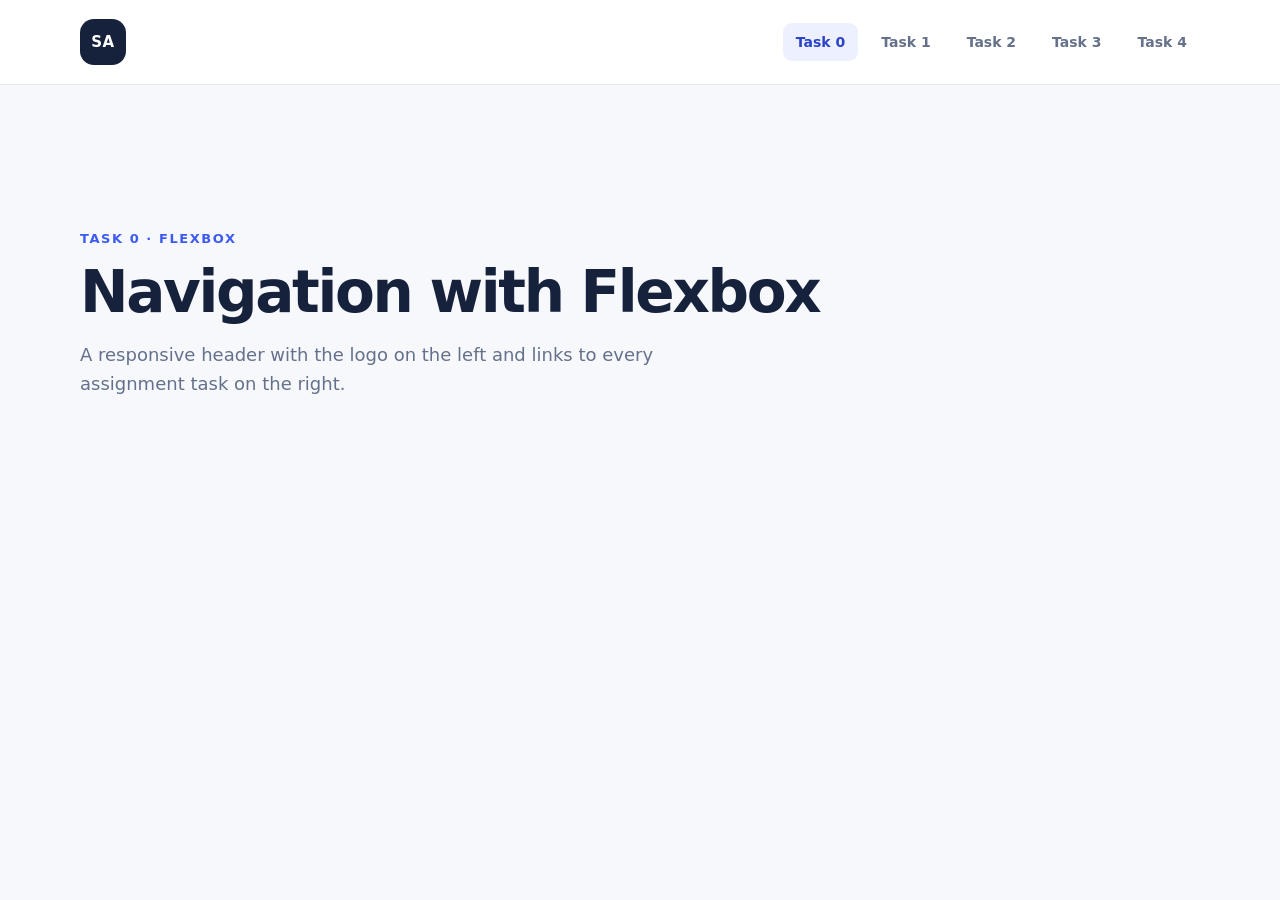
<file: index.html>
<!doctype html>
<html lang="en">
<head>
  <meta charset="utf-8">
  <meta name="viewport" content="width=device-width, initial-scale=1">
  <title>Task 0 — Flexbox Navigation</title>
  <link rel="stylesheet" href="styles.css">
</head>
<body>
  <header class="site-header">
    <div class="site-header__inner container">
      <a class="brand" href="index.html" aria-label="Sabyr Aslan, home">SA</a>
      <nav class="site-nav" aria-label="Tasks">
        <ul>
          <li><a href="index.html" aria-current="page">Task 0</a></li>
          <li><a href="task1.html">Task 1</a></li>
          <li><a href="task2.html">Task 2</a></li>
          <li><a href="task3.html">Task 3</a></li>
          <li><a href="task4.html">Task 4</a></li>
        </ul>
      </nav>
    </div>
  </header>
  <main class="page-main container intro">
    <p class="eyebrow">Task 0 · Flexbox</p>
    <h1>Navigation with Flexbox</h1>
    <p class="lede">A responsive header with the logo on the left and links to every assignment task on the right.</p>
  </main>
</body>
</html>
</file>
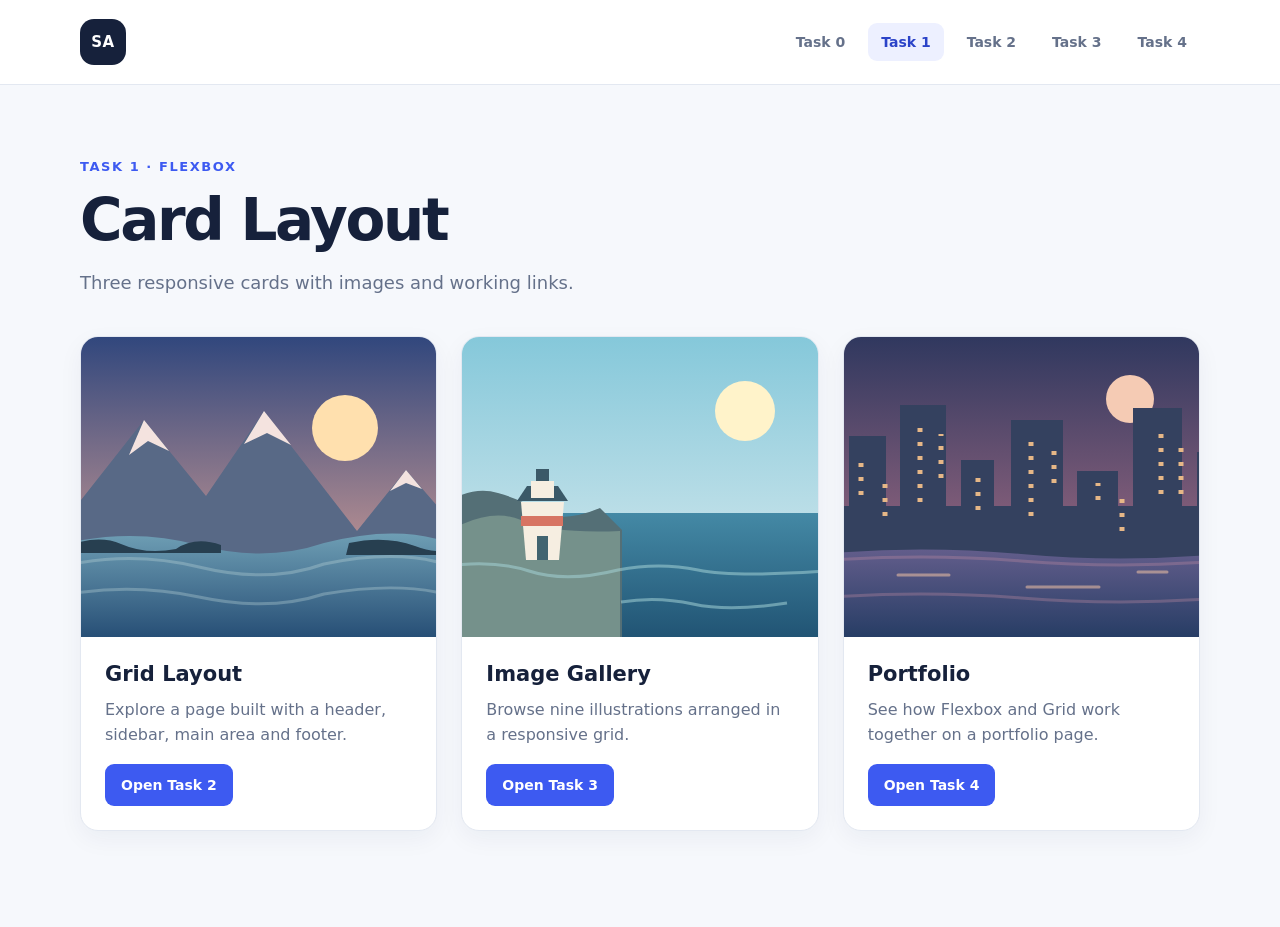
<file: task1.html>
<!doctype html>
<html lang="en">
<head>
  <meta charset="utf-8">
  <meta name="viewport" content="width=device-width, initial-scale=1">
  <title>Task 1 — Flexbox Cards</title>
  <link rel="stylesheet" href="styles.css">
</head>
<body>
  <header class="site-header">
    <div class="site-header__inner container">
      <a class="brand" href="index.html" aria-label="Sabyr Aslan, home">SA</a>
      <nav class="site-nav" aria-label="Tasks">
        <ul>
          <li><a href="index.html">Task 0</a></li>
          <li><a href="task1.html" aria-current="page">Task 1</a></li>
          <li><a href="task2.html">Task 2</a></li>
          <li><a href="task3.html">Task 3</a></li>
          <li><a href="task4.html">Task 4</a></li>
        </ul>
      </nav>
    </div>
  </header>
  <main class="page-main container">
    <p class="eyebrow">Task 1 · Flexbox</p>
    <h1>Card Layout</h1>
    <p class="lede">Three responsive cards with images and working links.</p>
    <section class="cards" aria-label="Explore the other tasks">
      <article class="card">
        <img src="assets/gallery-01.svg" alt="Mountain lake beneath blue peaks" width="400" height="300">
        <div class="card__body">
          <h2>Grid Layout</h2>
          <p>Explore a page built with a header, sidebar, main area and footer.</p>
          <a class="button" href="task2.html">Open Task 2</a>
        </div>
      </article>
      <article class="card">
        <img src="assets/gallery-03.svg" alt="Lighthouse on a rocky coast" width="400" height="300">
        <div class="card__body">
          <h2>Image Gallery</h2>
          <p>Browse nine illustrations arranged in a responsive grid.</p>
          <a class="button" href="task3.html">Open Task 3</a>
        </div>
      </article>
      <article class="card">
        <img src="assets/gallery-04.svg" alt="Colorful city buildings" width="400" height="300">
        <div class="card__body">
          <h2>Portfolio</h2>
          <p>See how Flexbox and Grid work together on a portfolio page.</p>
          <a class="button" href="task4.html">Open Task 4</a>
        </div>
      </article>
    </section>
  </main>
</body>
</html>
</file>
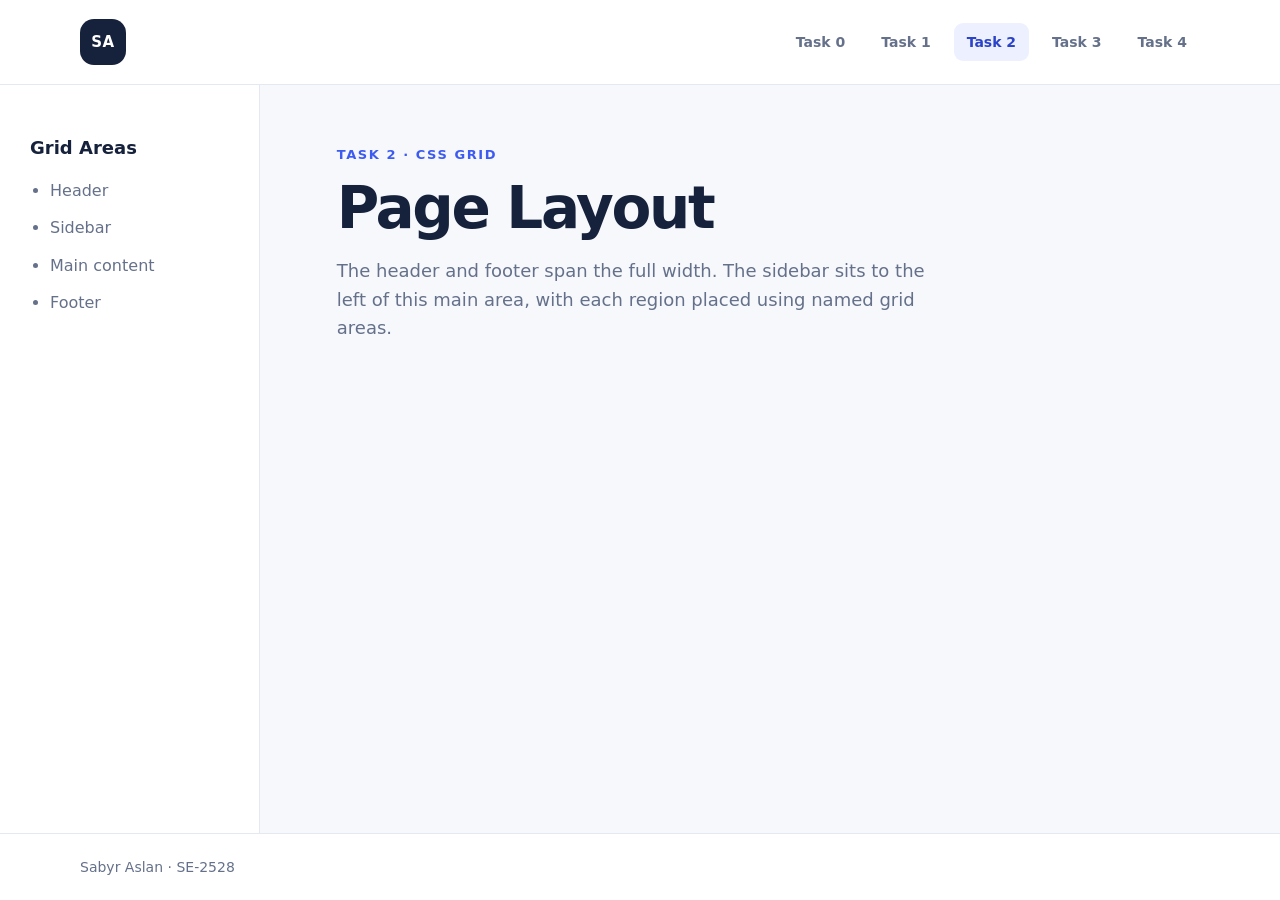
<file: task2.html>
<!doctype html>
<html lang="en">
<head>
  <meta charset="utf-8">
  <meta name="viewport" content="width=device-width, initial-scale=1">
  <title>Task 2 — Grid Layout</title>
  <link rel="stylesheet" href="styles.css">
</head>
<body class="grid-page">
  <header class="site-header grid-header">
    <div class="site-header__inner container">
      <a class="brand" href="index.html" aria-label="Sabyr Aslan, home">SA</a>
      <nav class="site-nav" aria-label="Tasks">
        <ul>
          <li><a href="index.html">Task 0</a></li>
          <li><a href="task1.html">Task 1</a></li>
          <li><a href="task2.html" aria-current="page">Task 2</a></li>
          <li><a href="task3.html">Task 3</a></li>
          <li><a href="task4.html">Task 4</a></li>
        </ul>
      </nav>
    </div>
  </header>
  <aside class="grid-sidebar" aria-label="Layout areas">
    <h2>Grid Areas</h2>
    <ul>
      <li>Header</li>
      <li>Sidebar</li>
      <li>Main content</li>
      <li>Footer</li>
    </ul>
  </aside>
  <main class="grid-main">
    <p class="eyebrow">Task 2 · CSS Grid</p>
    <h1>Page Layout</h1>
    <p>The header and footer span the full width. The sidebar sits to the left of this main area, with each region placed using named grid areas.</p>
  </main>
  <footer class="site-footer grid-footer">
    <div class="container">Sabyr Aslan · SE-2528</div>
  </footer>
</body>
</html>
</file>
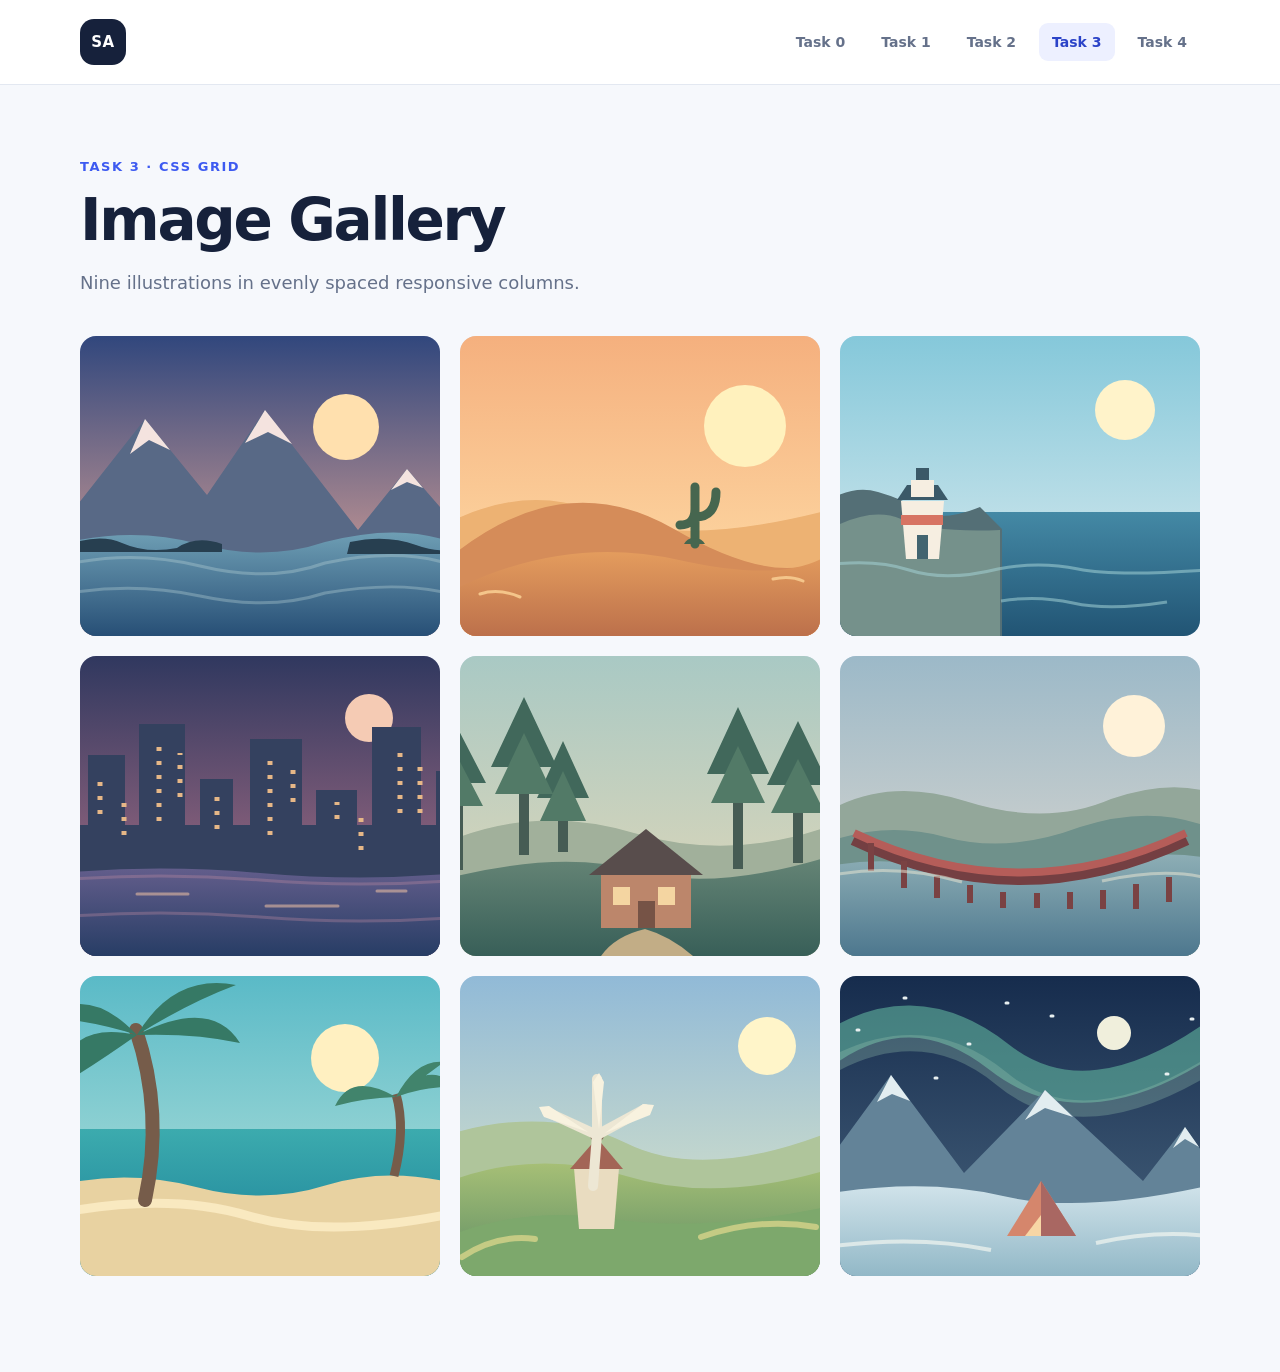
<file: task3.html>
<!doctype html>
<html lang="en">
<head>
  <meta charset="utf-8">
  <meta name="viewport" content="width=device-width, initial-scale=1">
  <title>Task 3 — Grid Gallery</title>
  <link rel="stylesheet" href="styles.css">
</head>
<body>
  <header class="site-header">
    <div class="site-header__inner container">
      <a class="brand" href="index.html" aria-label="Sabyr Aslan, home">SA</a>
      <nav class="site-nav" aria-label="Tasks">
        <ul>
          <li><a href="index.html">Task 0</a></li>
          <li><a href="task1.html">Task 1</a></li>
          <li><a href="task2.html">Task 2</a></li>
          <li><a href="task3.html" aria-current="page">Task 3</a></li>
          <li><a href="task4.html">Task 4</a></li>
        </ul>
      </nav>
    </div>
  </header>
  <main class="page-main container">
    <p class="eyebrow">Task 3 · CSS Grid</p>
    <h1>Image Gallery</h1>
    <p class="lede">Nine illustrations in evenly spaced responsive columns.</p>
    <section class="gallery" aria-label="Illustration gallery">
      <figure tabindex="0"><img src="assets/gallery-01.svg" alt="Lake between blue mountains" width="400" height="300"><figcaption>Mountain Lake</figcaption></figure>
      <figure tabindex="0"><img src="assets/gallery-02.svg" alt="Sand dunes in the desert" width="400" height="300"><figcaption>Desert Dunes</figcaption></figure>
      <figure tabindex="0"><img src="assets/gallery-03.svg" alt="Lighthouse on a rocky coast" width="400" height="300"><figcaption>Coastal Lighthouse</figcaption></figure>
      <figure tabindex="0"><img src="assets/gallery-04.svg" alt="Colorful city buildings" width="400" height="300"><figcaption>City Blocks</figcaption></figure>
      <figure tabindex="0"><img src="assets/gallery-05.svg" alt="Small cabin among trees" width="400" height="300"><figcaption>Forest Cabin</figcaption></figure>
      <figure tabindex="0"><img src="assets/gallery-06.svg" alt="Bridge over a river" width="400" height="300"><figcaption>River Bridge</figcaption></figure>
      <figure tabindex="0"><img src="assets/gallery-07.svg" alt="Palm trees by the sea" width="400" height="300"><figcaption>Tropical Coast</figcaption></figure>
      <figure tabindex="0"><img src="assets/gallery-08.svg" alt="Windmill on a green hill" width="400" height="300"><figcaption>Hilltop Windmill</figcaption></figure>
      <figure tabindex="0"><img src="assets/gallery-09.svg" alt="Northern lights above mountains" width="400" height="300"><figcaption>Northern Lights</figcaption></figure>
    </section>
  </main>
</body>
</html>
</file>
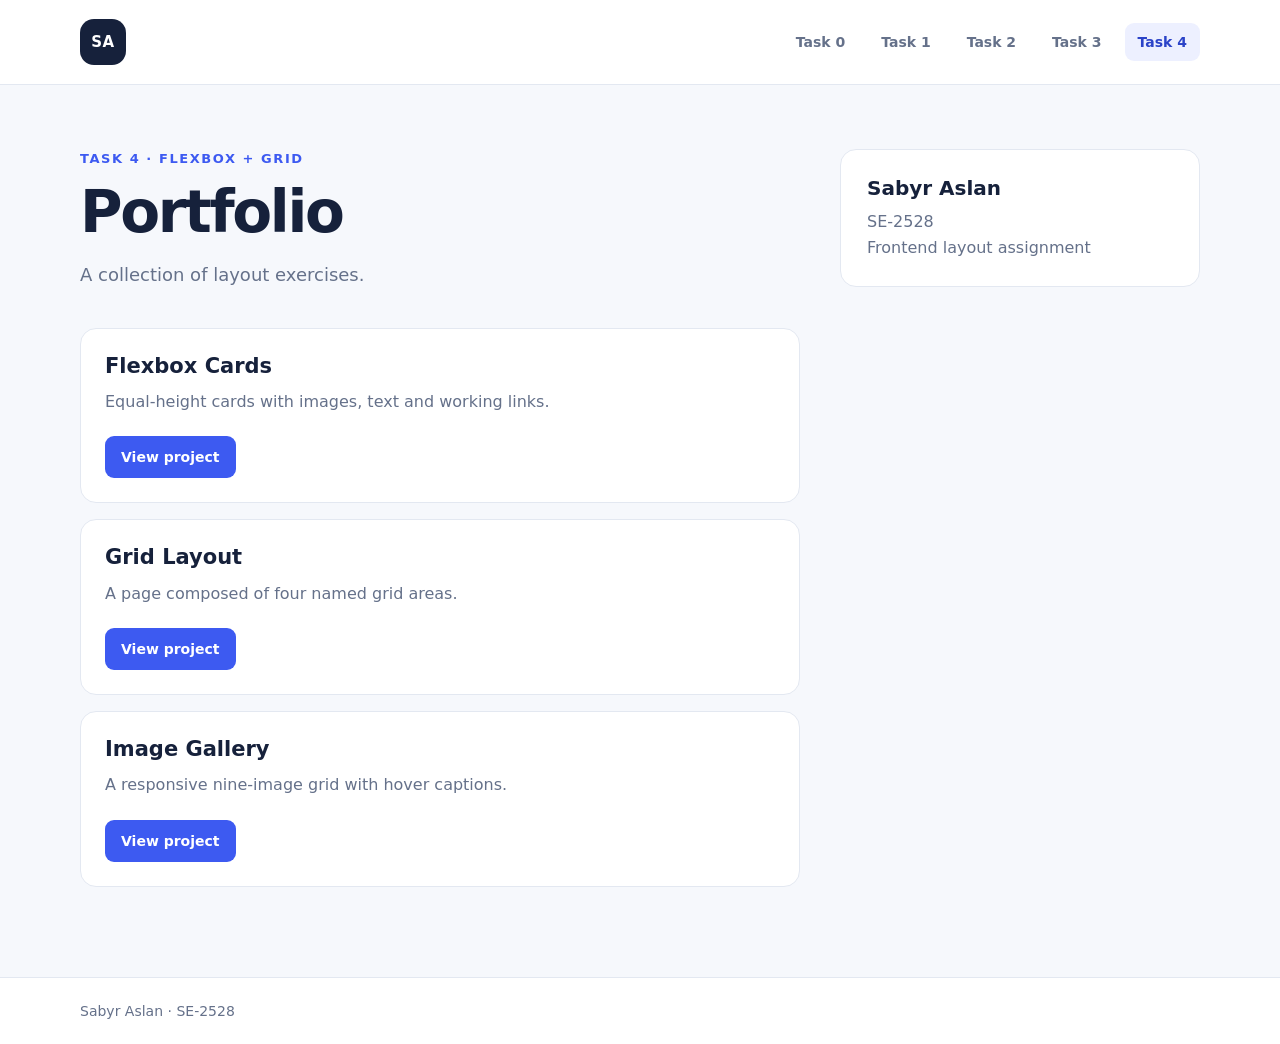
<file: task4.html>
<!doctype html>
<html lang="en">
<head>
  <meta charset="utf-8">
  <meta name="viewport" content="width=device-width, initial-scale=1">
  <title>Task 4 — Portfolio</title>
  <link rel="stylesheet" href="styles.css">
</head>
<body>
  <header class="site-header">
    <div class="site-header__inner container">
      <a class="brand" href="index.html" aria-label="Sabyr Aslan, home">SA</a>
      <nav class="site-nav" aria-label="Tasks">
        <ul>
          <li><a href="index.html">Task 0</a></li>
          <li><a href="task1.html">Task 1</a></li>
          <li><a href="task2.html">Task 2</a></li>
          <li><a href="task3.html">Task 3</a></li>
          <li><a href="task4.html" aria-current="page">Task 4</a></li>
        </ul>
      </nav>
    </div>
  </header>
  <main class="portfolio-main container">
    <section class="portfolio-projects" aria-labelledby="projects-title">
      <p class="eyebrow">Task 4 · Flexbox + Grid</p>
      <h1 id="projects-title">Portfolio</h1>
      <p class="lede">A collection of layout exercises.</p>
      <div class="project-list">
        <article class="project-card">
          <h2>Flexbox Cards</h2>
          <p>Equal-height cards with images, text and working links.</p>
          <a class="button" href="task1.html">View project</a>
        </article>
        <article class="project-card">
          <h2>Grid Layout</h2>
          <p>A page composed of four named grid areas.</p>
          <a class="button" href="task2.html">View project</a>
        </article>
        <article class="project-card">
          <h2>Image Gallery</h2>
          <p>A responsive nine-image grid with hover captions.</p>
          <a class="button" href="task3.html">View project</a>
        </article>
      </div>
    </section>
    <aside class="portfolio-sidebar" aria-label="About the author">
      <h2>Sabyr Aslan</h2>
      <p>SE-2528<br>Frontend layout assignment</p>
    </aside>
  </main>
  <footer class="site-footer">
    <div class="container">Sabyr Aslan · SE-2528</div>
  </footer>
</body>
</html>
</file>
<file: styles.css>
:root {
  color-scheme: light;
  --ink: #16213b;
  --muted: #65718a;
  --accent: #3d5af1;
  --accent-dark: #2b43c8;
  --line: #e3e8f1;
  --surface: #ffffff;
  --background: #f6f8fc;
}

* {
  box-sizing: border-box;
}

html {
  scroll-behavior: smooth;
}

body {
  display: flex;
  flex-direction: column;
  min-height: 100vh;
  margin: 0;
  background: var(--background);
  color: var(--ink);
  font-family: Inter, system-ui, -apple-system, BlinkMacSystemFont, "Segoe UI", sans-serif;
  line-height: 1.6;
}

img {
  display: block;
  max-width: 100%;
}

a {
  color: inherit;
  text-decoration: none;
}

a:focus-visible,
figure:focus-visible {
  outline: 3px solid var(--accent);
  outline-offset: 4px;
}

.container {
  width: min(1120px, calc(100% - 48px));
  margin-inline: auto;
}

.site-header {
  background: var(--surface);
  border-bottom: 1px solid var(--line);
}

.site-header__inner {
  display: flex;
  flex-wrap: wrap;
  align-items: center;
  justify-content: space-between;
  gap: 16px 32px;
  min-height: 84px;
  padding-block: 16px;
}

.brand {
  display: inline-flex;
  align-items: center;
  justify-content: center;
  width: 46px;
  height: 46px;
  border-radius: 14px;
  background: var(--ink);
  color: white;
  font-size: 15px;
  font-weight: 800;
  letter-spacing: 0.04em;
}

.site-nav ul {
  display: flex;
  flex-wrap: wrap;
  align-items: center;
  gap: 8px 10px;
  margin: 0;
  padding: 0;
  list-style: none;
}

.site-nav a {
  display: block;
  padding: 8px 13px;
  border-radius: 9px;
  color: var(--muted);
  font-size: 14px;
  font-weight: 600;
  transition: background 180ms ease, color 180ms ease;
}

.site-nav a:hover,
.site-nav a[aria-current="page"] {
  background: #edf0ff;
  color: var(--accent-dark);
}

.page-main {
  flex: 1;
  padding-block: 72px 96px;
}

.eyebrow {
  margin: 0 0 10px;
  color: var(--accent);
  font-size: 13px;
  font-weight: 800;
  letter-spacing: 0.12em;
  text-transform: uppercase;
}

h1,
h2,
h3,
p {
  margin-top: 0;
}

h1 {
  margin-bottom: 16px;
  font-size: clamp(36px, 5vw, 58px);
  line-height: 1.12;
  letter-spacing: -0.04em;
}

h2 {
  line-height: 1.25;
}

.lede {
  max-width: 650px;
  margin-bottom: 38px;
  color: var(--muted);
  font-size: 18px;
}

.intro {
  padding-top: min(16vh, 160px);
}

.intro h1 {
  max-width: 760px;
}

.intro .lede {
  margin-bottom: 0;
}

.cards {
  display: flex;
  align-items: stretch;
  gap: 24px;
}

.card {
  display: flex;
  flex: 1 1 0;
  flex-direction: column;
  min-width: 0;
  overflow: hidden;
  border: 1px solid var(--line);
  border-radius: 18px;
  background: var(--surface);
  box-shadow: 0 8px 24px rgb(24 41 76 / 5%);
  transition: transform 200ms ease, box-shadow 200ms ease;
}

.card:hover {
  transform: translateY(-5px);
  box-shadow: 0 18px 38px rgb(24 41 76 / 12%);
}

.card img {
  width: 100%;
  aspect-ratio: 4 / 3;
  object-fit: cover;
}

.card__body {
  display: flex;
  flex: 1;
  flex-direction: column;
  align-items: flex-start;
  padding: 24px;
}

.card h2,
.project-card h2 {
  margin-bottom: 10px;
  font-size: 21px;
}

.card p,
.project-card p,
.portfolio-sidebar p {
  color: var(--muted);
}

.button {
  display: inline-flex;
  align-items: center;
  justify-content: center;
  min-height: 42px;
  margin-top: auto;
  padding: 9px 16px;
  border-radius: 9px;
  background: var(--accent);
  color: white;
  font-size: 14px;
  font-weight: 700;
  transition: background 180ms ease;
}

.button:hover {
  background: var(--accent-dark);
}

.grid-page {
  display: grid;
  grid-template-areas:
    "header header"
    "sidebar main"
    "footer footer";
  grid-template-columns: minmax(210px, 260px) minmax(0, 1fr);
  grid-template-rows: auto 1fr auto;
}

.grid-header {
  grid-area: header;
}

.grid-sidebar {
  grid-area: sidebar;
  padding: 52px 30px;
  border-right: 1px solid var(--line);
  background: var(--surface);
}

.grid-sidebar h2 {
  margin-bottom: 18px;
  font-size: 18px;
}

.grid-sidebar ul {
  margin: 0;
  padding-left: 20px;
  color: var(--muted);
}

.grid-sidebar li + li {
  margin-top: 12px;
}

.grid-main {
  grid-area: main;
  width: min(850px, 100%);
  padding: 60px clamp(24px, 6vw, 80px);
}

.grid-main p:last-child {
  max-width: 600px;
  color: var(--muted);
  font-size: 18px;
}

.grid-footer {
  grid-area: footer;
}

.site-footer {
  padding-block: 22px;
  border-top: 1px solid var(--line);
  background: var(--surface);
  color: var(--muted);
  font-size: 14px;
}

.gallery {
  display: grid;
  grid-template-columns: repeat(3, minmax(0, 1fr));
  gap: 20px;
}

.gallery figure {
  position: relative;
  overflow: hidden;
  margin: 0;
  border-radius: 16px;
  background: #dce4f4;
}

.gallery img {
  width: 100%;
  aspect-ratio: 4 / 3;
  object-fit: cover;
  transition: transform 250ms ease;
}

.gallery figcaption {
  position: absolute;
  right: 0;
  bottom: 0;
  left: 0;
  padding: 30px 18px 16px;
  background: linear-gradient(transparent, rgb(10 20 45 / 75%));
  color: white;
  font-weight: 700;
  opacity: 0;
  transform: translateY(8px);
  transition: opacity 220ms ease, transform 220ms ease;
}

.gallery figure:hover img,
.gallery figure:focus-visible img {
  transform: scale(1.05);
}

.gallery figure:hover figcaption,
.gallery figure:focus-visible figcaption {
  opacity: 1;
  transform: translateY(0);
}

.portfolio-main {
  display: grid;
  flex: 1;
  grid-template-columns: minmax(0, 2fr) minmax(250px, 1fr);
  align-content: start;
  gap: 40px;
  padding-block: 64px 90px;
}

.portfolio-projects,
.portfolio-sidebar {
  min-width: 0;
}

.project-list {
  display: grid;
  gap: 16px;
}

.project-card,
.portfolio-sidebar {
  border: 1px solid var(--line);
  border-radius: 16px;
  background: var(--surface);
}

.project-card {
  display: flex;
  flex-direction: column;
  align-items: flex-start;
  padding: 24px;
}

.project-card p {
  margin-bottom: 22px;
}

.portfolio-sidebar {
  align-self: start;
  padding: 26px;
}

.portfolio-sidebar h2 {
  margin-bottom: 8px;
  font-size: 20px;
}

.portfolio-sidebar p {
  margin-bottom: 0;
}

@media (max-width: 850px) {
  .cards {
    flex-wrap: wrap;
  }

  .card {
    flex-basis: calc(50% - 12px);
  }

  .gallery {
    grid-template-columns: repeat(2, minmax(0, 1fr));
  }

  .portfolio-main {
    grid-template-columns: 1fr;
  }
}

@media (max-width: 600px) {
  .container {
    width: min(100% - 32px, 1120px);
  }

  .site-header__inner {
    align-items: flex-start;
  }

  .site-nav ul {
    gap: 4px;
  }

  .site-nav a {
    padding: 7px 9px;
  }

  .page-main {
    padding-block: 48px 72px;
  }

  .intro {
    padding-top: 70px;
  }

  .cards {
    flex-direction: column;
  }

  .card {
    flex-basis: auto;
  }

  .grid-page {
    grid-template-areas:
      "header"
      "sidebar"
      "main"
      "footer";
    grid-template-columns: 1fr;
    grid-template-rows: auto auto 1fr auto;
  }

  .grid-sidebar {
    padding: 24px 16px;
    border-right: 0;
    border-bottom: 1px solid var(--line);
  }

  .grid-sidebar ul {
    display: flex;
    flex-wrap: wrap;
    gap: 4px 24px;
  }

  .grid-sidebar li + li {
    margin-top: 0;
  }

  .grid-main {
    padding: 48px 16px;
  }

  .gallery {
    grid-template-columns: 1fr;
  }

  .gallery figcaption {
    opacity: 1;
    transform: none;
  }
}

@media (hover: none) {
  .gallery figcaption {
    opacity: 1;
    transform: none;
  }
}

@media (prefers-reduced-motion: reduce) {
  *,
  *::before,
  *::after {
    scroll-behavior: auto !important;
    transition-duration: 0.01ms !important;
  }
}
</file>
